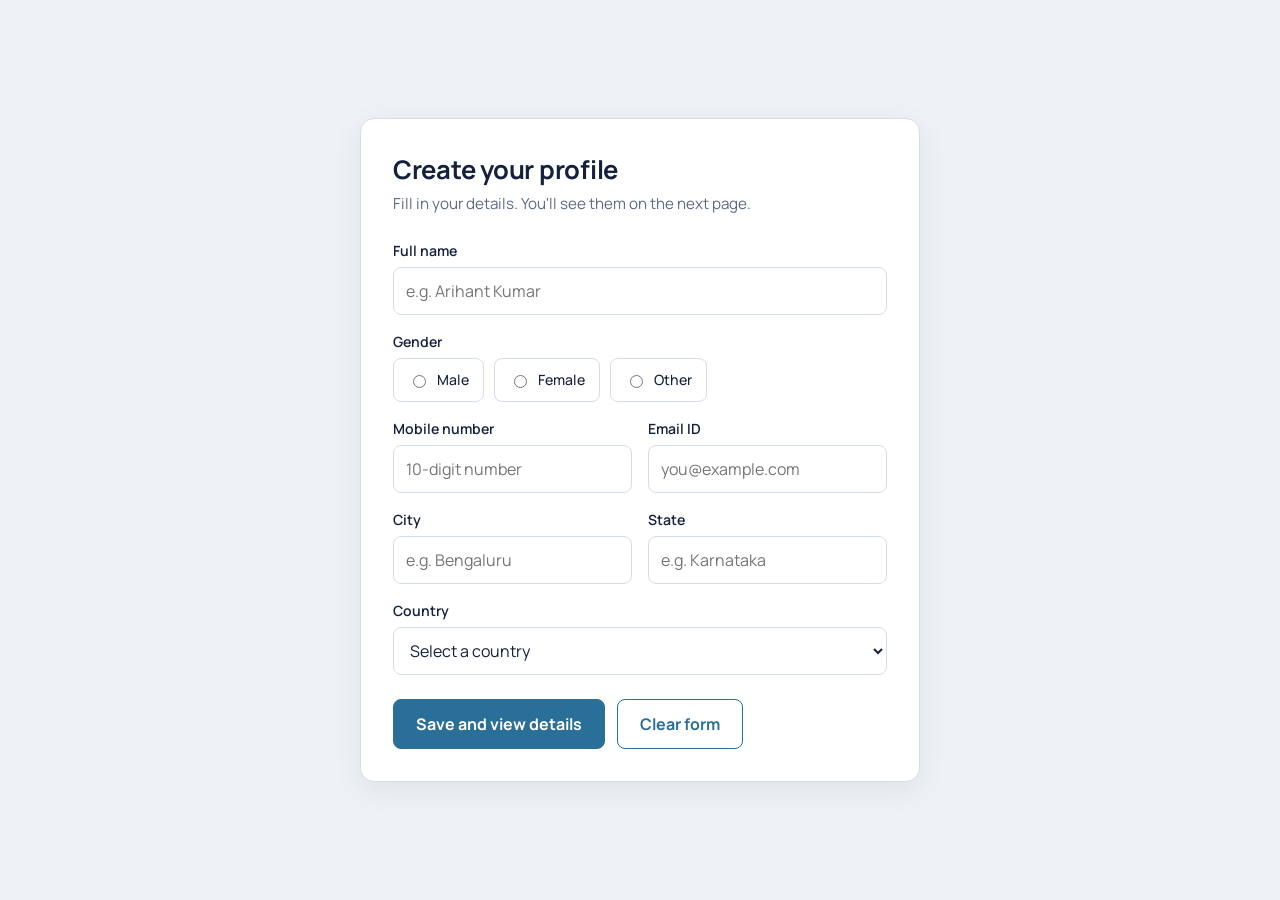
<file: index.html>
<!DOCTYPE html>
<html lang="en">
<head>
<meta charset="UTF-8">
<meta name="viewport" content="width=device-width, initial-scale=1">
<title>User Registration</title>
<link rel="preconnect" href="https://fonts.googleapis.com">
<link href="https://fonts.googleapis.com/css2?family=Manrope:wght@400;500;600;700;800&display=swap" rel="stylesheet">
<link rel="stylesheet" href="style.css">
</head>
<body>
<main class="card">
  <h1>Create your profile</h1>
  <p class="sub">Fill in your details. You'll see them on the next page.</p>

  <form id="userForm" novalidate>
    <div class="grid">
      <div class="field full">
        <label for="name">Full name</label>
        <input type="text" id="name" name="name" placeholder="e.g. Arihant Kumar" autocomplete="name">
        <span class="msg">Enter your name using letters only (min 2 characters).</span>
      </div>

      <fieldset class="field full">
        <legend>Gender</legend>
        <div class="radios">
          <label><input type="radio" name="gender" value="Male"> Male</label>
          <label><input type="radio" name="gender" value="Female"> Female</label>
          <label><input type="radio" name="gender" value="Other"> Other</label>
        </div>
        <span class="msg">Please select a gender.</span>
      </fieldset>

      <div class="field">
        <label for="mobile">Mobile number</label>
        <input type="tel" id="mobile" name="mobile" placeholder="10-digit number" maxlength="10" inputmode="numeric" autocomplete="tel">
        <span class="msg">Enter a valid 10-digit number starting with 6-9.</span>
      </div>

      <div class="field">
        <label for="email">Email ID</label>
        <input type="email" id="email" name="email" placeholder="you@example.com" autocomplete="email">
        <span class="msg">Enter a valid email address.</span>
      </div>

      <div class="field">
        <label for="city">City</label>
        <input type="text" id="city" name="city" placeholder="e.g. Bengaluru" autocomplete="address-level2">
        <span class="msg">Enter your city.</span>
      </div>

      <div class="field">
        <label for="state">State</label>
        <input type="text" id="state" name="state" placeholder="e.g. Karnataka" autocomplete="address-level1">
        <span class="msg">Enter your state.</span>
      </div>

      <div class="field full">
        <label for="country">Country</label>
        <select id="country" name="country">
          <option value="">Select a country</option>
          <option>India</option>
          <option>United States</option>
          <option>United Kingdom</option>
          <option>Canada</option>
          <option>Australia</option>
          <option>Germany</option>
          <option>Singapore</option>
          <option>United Arab Emirates</option>
          <option>Other</option>
        </select>
        <span class="msg">Please choose a country.</span>
      </div>
    </div>

    <div class="actions">
      <button type="submit" class="btn">Save and view details</button>
      <button type="reset" class="btn ghost" id="resetBtn">Clear form</button>
    </div>
  </form>
</main>

<script>
const form = document.getElementById("userForm");

// validation rules: each returns true when the value is OK
const rules = {
  name:    v => /^[A-Za-z][A-Za-z .'-]{1,}$/.test(v.trim()),
  gender:  v => v !== "",
  mobile:  v => /^[6-9]\d{9}$/.test(v),
  email:   v => /^[^\s@]+@[^\s@]+\.[^\s@]{2,}$/.test(v),
  city:    v => v.trim().length >= 2,
  state:   v => v.trim().length >= 2,
  country: v => v !== ""
};

function getValue(name){
  if(name === "gender"){
    const checked = form.querySelector('input[name="gender"]:checked');
    return checked ? checked.value : "";
  }
  return form.elements[name].value;
}

function check(name){
  const ok = rules[name](getValue(name));
  const field = (name === "gender"
    ? form.querySelector("fieldset")
    : form.elements[name].closest(".field"));
  field.classList.toggle("invalid", !ok);
  return ok;
}

// live feedback once the user leaves a field
Object.keys(rules).forEach(name => {
  const els = form.querySelectorAll('[name="' + name + '"]');
  els.forEach(el => el.addEventListener(name === "gender" ? "change" : "blur", () => check(name)));
});

// allow digits only in mobile field
form.elements.mobile.addEventListener("input", e => {
  e.target.value = e.target.value.replace(/\D/g, "");
});

form.addEventListener("submit", e => {
  e.preventDefault();
  const results = Object.keys(rules).map(check);
  if(results.includes(false)){
    form.querySelector(".invalid input, .invalid select").focus();
    return;
  }
  const data = {};
  Object.keys(rules).forEach(n => data[n] = getValue(n).trim());
  sessionStorage.setItem("userInfo", JSON.stringify(data));
  window.location.href = "display.html";
});

document.getElementById("resetBtn").addEventListener("click", () => {
  form.querySelectorAll(".invalid").forEach(el => el.classList.remove("invalid"));
});
</script>
</body>
</html>
</file>
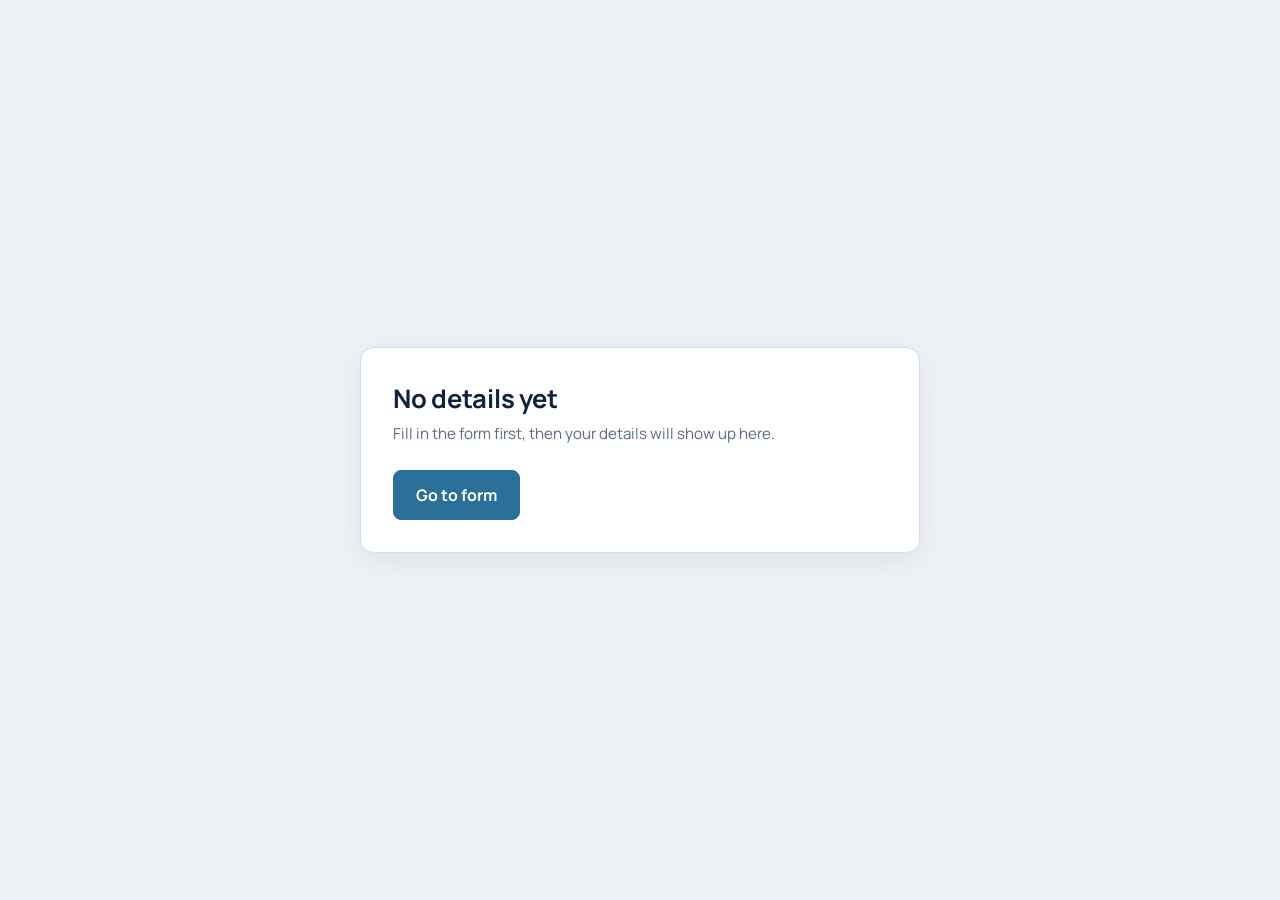
<file: display.html>
<!DOCTYPE html>
<html lang="en">
<head>
<meta charset="UTF-8">
<meta name="viewport" content="width=device-width, initial-scale=1">
<title>Your Details</title>
<link rel="preconnect" href="https://fonts.googleapis.com">
<link href="https://fonts.googleapis.com/css2?family=Manrope:wght@400;500;600;700;800&display=swap" rel="stylesheet">
<link rel="stylesheet" href="style.css">
</head>
<body>
<main class="card" id="output" aria-live="polite"></main>

<script>
const out = document.getElementById("output");
const raw = sessionStorage.getItem("userInfo");

function esc(s){
  const d = document.createElement("div");
  d.textContent = s;
  return d.innerHTML;
}

if(!raw){
  out.innerHTML =
    '<h1>No details yet</h1>' +
    '<p class="sub">Fill in the form first, then your details will show up here.</p>' +
    '<a class="btn" href="index.html">Go to form</a>';
}else{
  const u = JSON.parse(raw);
  const rows = [
    ["Full name", u.name],
    ["Gender", u.gender],
    ["Mobile number", u.mobile],
    ["Email ID", u.email],
    ["City", u.city],
    ["State", u.state],
    ["Country", u.country]
  ];
  out.innerHTML =
    '<div class="profile-head">' +
      '<div class="avatar">' + esc(u.name.charAt(0).toUpperCase()) + '</div>' +
      '<div><h1>' + esc(u.name) + '</h1><p class="sub" style="margin:0">Details submitted successfully</p></div>' +
    '</div>' +
    '<dl>' + rows.map(r => '<div class="row"><dt>' + r[0] + '</dt><dd>' + esc(r[1]) + '</dd></div>').join("") + '</dl>' +
    '<div class="actions">' +
      '<a class="btn" href="index.html">Fill again</a>' +
      '<button class="btn ghost" id="clearBtn" type="button">Clear data</button>' +
    '</div>';

  document.getElementById("clearBtn").addEventListener("click", () => {
    sessionStorage.removeItem("userInfo");
    location.reload();
  });
}
</script>
</body>
</html>
</file>
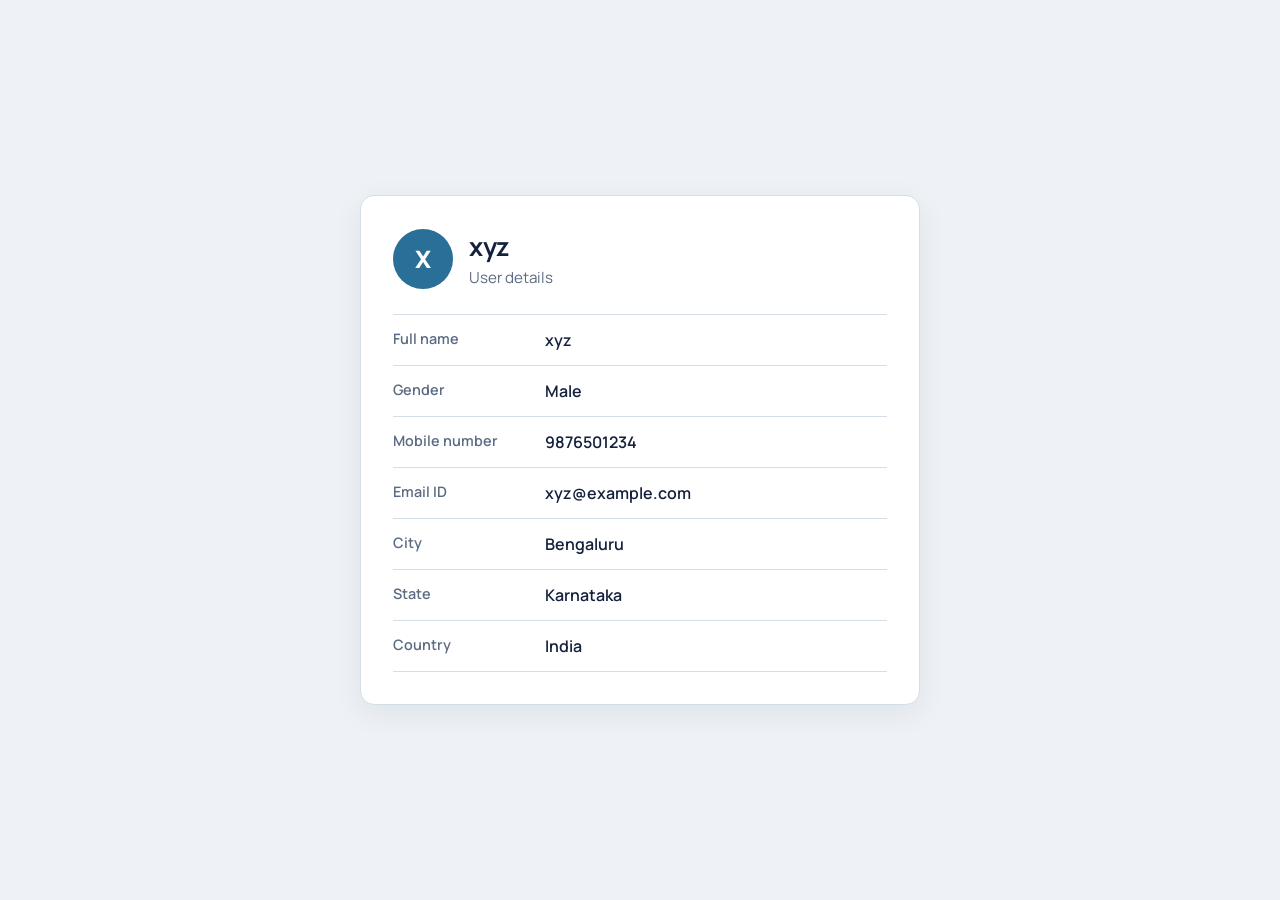
<file: user-details.html>
<!DOCTYPE html>
<html lang="en">
<head>
<meta charset="UTF-8">
<meta name="viewport" content="width=device-width, initial-scale=1">
<title>User Details</title>
<link rel="preconnect" href="https://fonts.googleapis.com">
<link href="https://fonts.googleapis.com/css2?family=Manrope:wght@400;500;600;700;800&display=swap" rel="stylesheet">
<style>
:root{--bg:#eef2f6;--card:#fff;--ink:#14213d;--muted:#5b6b82;--line:#d5dde8;--accent:#2a6f97;--accent-dark:#1d526f;--err:#b3261e;}
*{box-sizing:border-box}
body{margin:0;min-height:100vh;display:grid;place-items:center;padding:24px;background:var(--bg);color:var(--ink);font-family:"Manrope",system-ui,-apple-system,"Segoe UI",sans-serif;line-height:1.5}
.card{width:100%;max-width:560px;background:var(--card);border:1px solid var(--line);border-radius:14px;padding:32px;box-shadow:0 8px 30px rgba(20,33,61,.07)}
h1{margin:0 0 4px;font-size:1.6rem;letter-spacing:-.01em}
.sub{margin:0 0 24px;color:var(--muted);font-size:.95rem}
.grid{display:grid;grid-template-columns:1fr 1fr;gap:16px}
.full{grid-column:1/-1}
label,legend{display:block;font-weight:600;font-size:.88rem;margin-bottom:6px;padding:0}
input,select{width:100%;padding:11px 12px;font:inherit;color:var(--ink);background:#fff;border:1.5px solid var(--line);border-radius:8px}
input:focus,select:focus{outline:3px solid rgba(42,111,151,.25);border-color:var(--accent)}
.invalid input,.invalid select{border-color:var(--err)}
.msg{display:none;color:var(--err);font-size:.8rem;margin-top:4px}
.invalid .msg{display:block}
fieldset{border:0;margin:0;padding:0}
.radios{display:flex;gap:10px;flex-wrap:wrap}
.radios label{display:flex;align-items:center;gap:8px;margin:0;font-weight:500;padding:10px 14px;border:1.5px solid var(--line);border-radius:8px;cursor:pointer}
.radios input{width:auto;accent-color:var(--accent)}
.radios label:has(input:checked){border-color:var(--accent);background:#eaf3f9}
.actions{display:flex;gap:12px;margin-top:24px;flex-wrap:wrap}
.btn{font:inherit;font-weight:700;padding:12px 22px;border-radius:8px;border:1.5px solid var(--accent);background:var(--accent);color:#fff;cursor:pointer;text-decoration:none;display:inline-block}
.btn:hover{background:var(--accent-dark)}
.btn.ghost{background:#fff;color:var(--accent)}
.btn.ghost:hover{background:#eaf3f9}
.profile-head{display:flex;align-items:center;gap:16px;margin-bottom:24px}
.avatar{width:60px;height:60px;border-radius:50%;background:var(--accent);color:#fff;display:grid;place-items:center;font-size:1.5rem;font-weight:800}
.profile-head h1{margin:0}
dl{margin:0;border-top:1px solid var(--line)}
.row{display:grid;grid-template-columns:140px 1fr;gap:12px;padding:13px 0;border-bottom:1px solid var(--line)}
dt{color:var(--muted);font-weight:600;font-size:.9rem}
dd{margin:0;font-weight:600;word-break:break-word}
@media(max-width:520px){.grid{grid-template-columns:1fr}.card{padding:22px}.row{grid-template-columns:1fr;gap:2px}}
</style>
</head>
<body>
<main class="card" id="output"></main>

<script>
// Edit these values to change what the page shows
const user = {
  name: "xyz",
  gender: "Male",
  mobile: "9876501234",
  email: "xyz@example.com",
  city: "Bengaluru",
  state: "Karnataka",
  country: "India"
};

const rows = [
  ["Full name", user.name],
  ["Gender", user.gender],
  ["Mobile number", user.mobile],
  ["Email ID", user.email],
  ["City", user.city],
  ["State", user.state],
  ["Country", user.country]
];

function esc(s){
  const d = document.createElement("div");
  d.textContent = s;
  return d.innerHTML;
}

document.getElementById("output").innerHTML =
  '<div class="profile-head">' +
    '<div class="avatar">' + esc(user.name.charAt(0).toUpperCase()) + '</div>' +
    '<div><h1>' + esc(user.name) + '</h1><p class="sub" style="margin:0">User details</p></div>' +
  '</div>' +
  '<dl>' + rows.map(r => '<div class="row"><dt>' + r[0] + '</dt><dd>' + esc(r[1]) + '</dd></div>').join("") + '</dl>';
</script>
</body>
</html>
</file>
<file: style.css>
:root{--bg:#eef2f6;--card:#fff;--ink:#14213d;--muted:#5b6b82;--line:#d5dde8;--accent:#2a6f97;--accent-dark:#1d526f;--err:#b3261e;}
*{box-sizing:border-box}
body{margin:0;min-height:100vh;display:grid;place-items:center;padding:24px;background:var(--bg);color:var(--ink);font-family:"Manrope",system-ui,-apple-system,"Segoe UI",sans-serif;line-height:1.5}
.card{width:100%;max-width:560px;background:var(--card);border:1px solid var(--line);border-radius:14px;padding:32px;box-shadow:0 8px 30px rgba(20,33,61,.07)}
h1{margin:0 0 4px;font-size:1.6rem;letter-spacing:-.01em}
.sub{margin:0 0 24px;color:var(--muted);font-size:.95rem}
.grid{display:grid;grid-template-columns:1fr 1fr;gap:16px}
.full{grid-column:1/-1}
label,legend{display:block;font-weight:600;font-size:.88rem;margin-bottom:6px;padding:0}
input,select{width:100%;padding:11px 12px;font:inherit;color:var(--ink);background:#fff;border:1.5px solid var(--line);border-radius:8px}
input:focus,select:focus{outline:3px solid rgba(42,111,151,.25);border-color:var(--accent)}
.invalid input,.invalid select{border-color:var(--err)}
.msg{display:none;color:var(--err);font-size:.8rem;margin-top:4px}
.invalid .msg{display:block}
fieldset{border:0;margin:0;padding:0}
.radios{display:flex;gap:10px;flex-wrap:wrap}
.radios label{display:flex;align-items:center;gap:8px;margin:0;font-weight:500;padding:10px 14px;border:1.5px solid var(--line);border-radius:8px;cursor:pointer}
.radios input{width:auto;accent-color:var(--accent)}
.radios label:has(input:checked){border-color:var(--accent);background:#eaf3f9}
.actions{display:flex;gap:12px;margin-top:24px;flex-wrap:wrap}
.btn{font:inherit;font-weight:700;padding:12px 22px;border-radius:8px;border:1.5px solid var(--accent);background:var(--accent);color:#fff;cursor:pointer;text-decoration:none;display:inline-block}
.btn:hover{background:var(--accent-dark)}
.btn.ghost{background:#fff;color:var(--accent)}
.btn.ghost:hover{background:#eaf3f9}
.profile-head{display:flex;align-items:center;gap:16px;margin-bottom:24px}
.avatar{width:60px;height:60px;border-radius:50%;background:var(--accent);color:#fff;display:grid;place-items:center;font-size:1.5rem;font-weight:800}
.profile-head h1{margin:0}
dl{margin:0;border-top:1px solid var(--line)}
.row{display:grid;grid-template-columns:140px 1fr;gap:12px;padding:13px 0;border-bottom:1px solid var(--line)}
dt{color:var(--muted);font-weight:600;font-size:.9rem}
dd{margin:0;font-weight:600;word-break:break-word}
@media(max-width:520px){.grid{grid-template-columns:1fr}.card{padding:22px}.row{grid-template-columns:1fr;gap:2px}}
</file>
